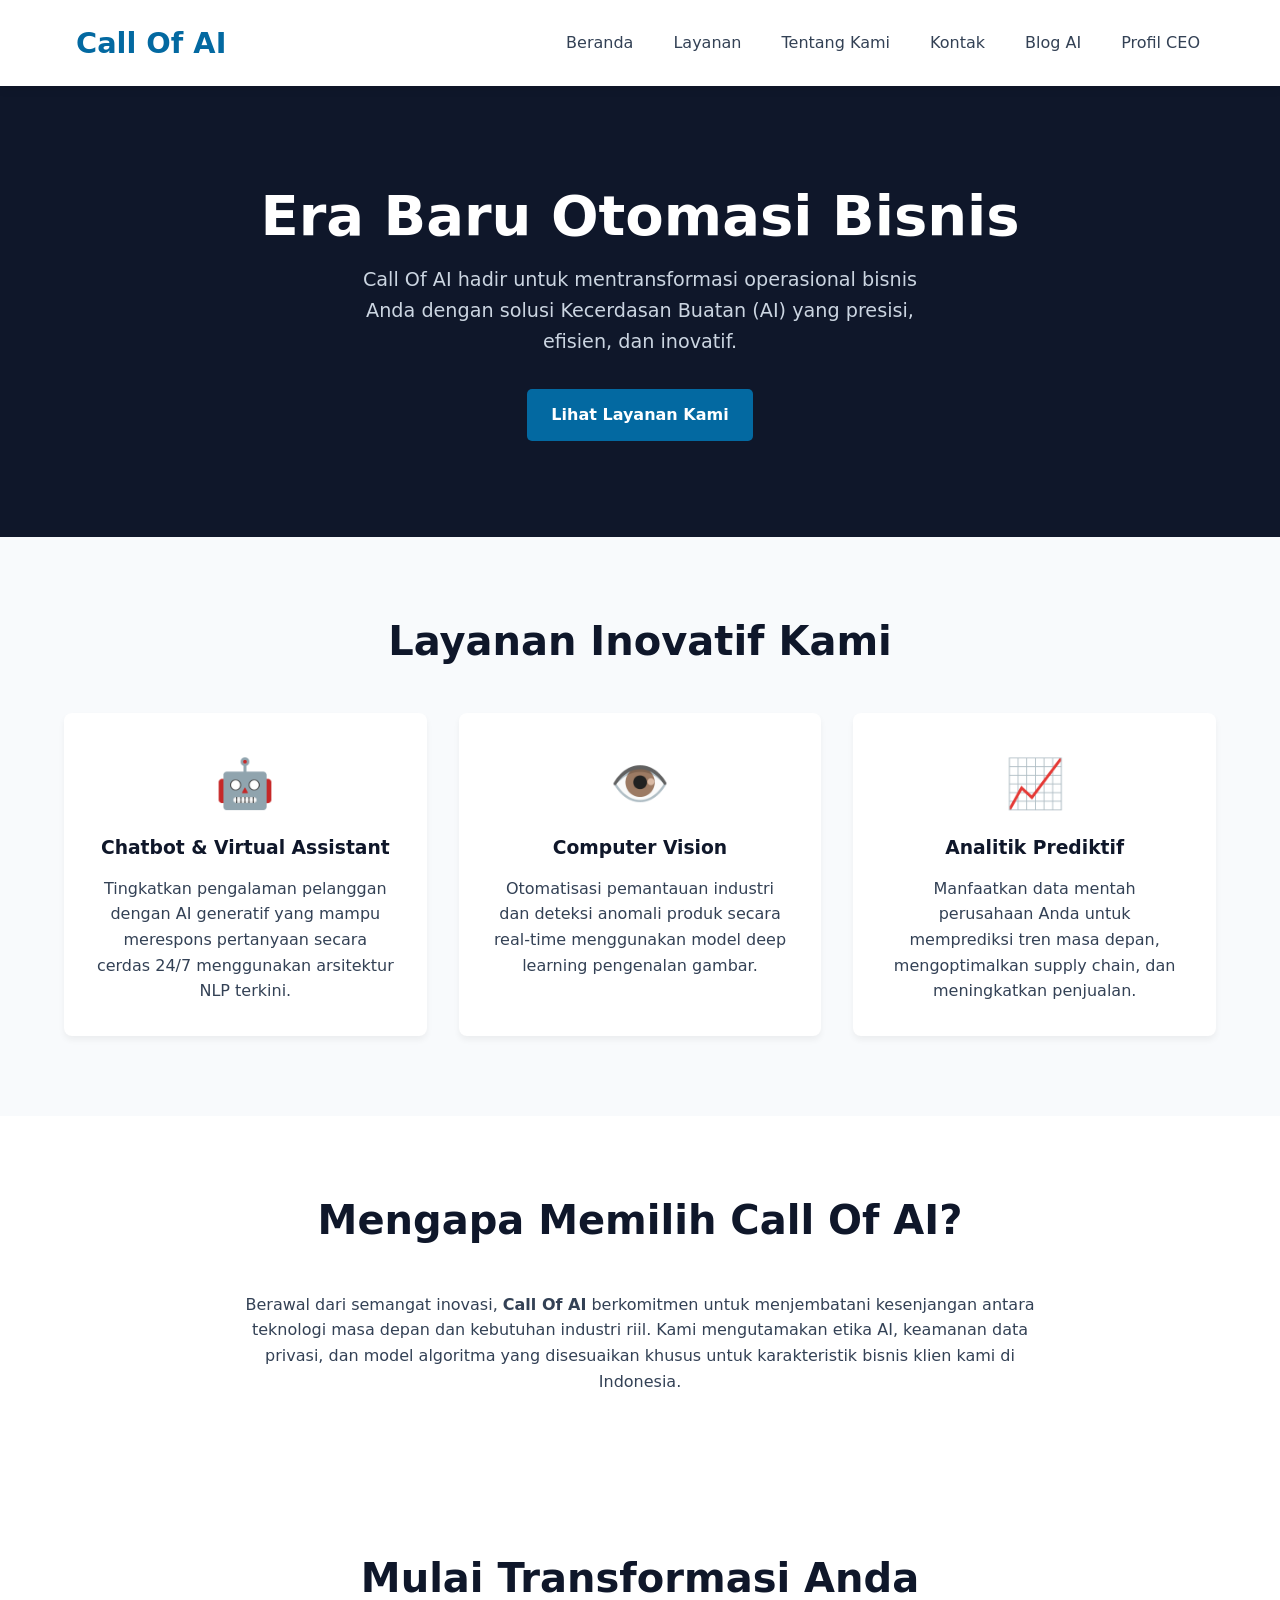
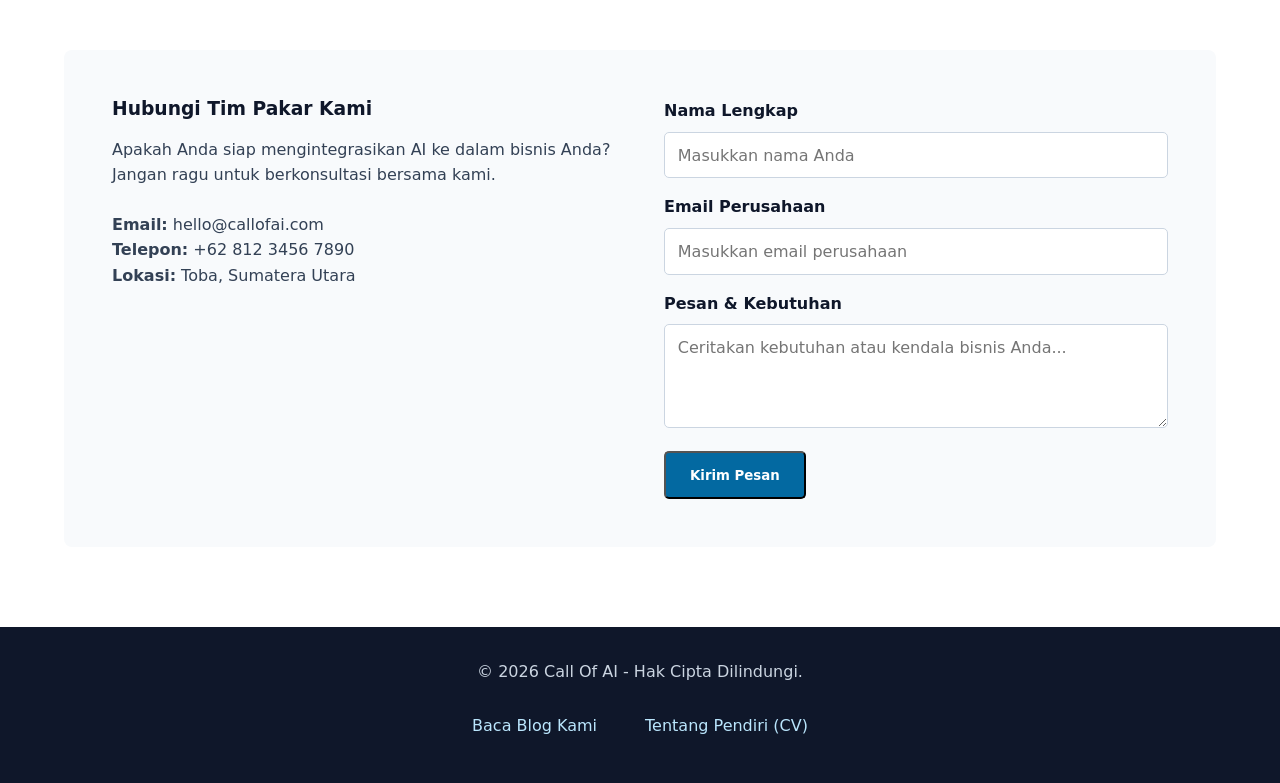
<file: index.html>
<!DOCTYPE html>
<html lang="id">
<head>
    <meta charset="UTF-8">
    <meta name="viewport" content="width=device-width, initial-scale=1.0">
    <meta name="description" content="Landing Page Call Of AI - Layanan Kecerdasan Buatan dan Otomasi Bisnis">
    <meta name="theme-color" content="#0369a1">
    <link rel="canonical" href="https://ifs24003-p2.netlify.app/">
    <link rel="icon" type="image/svg+xml" href="data:image/svg+xml,<svg xmlns='http://www.w3.org/2000/svg' viewBox='0 0 100 100'><text y='.9em' font-size='90'>🤖</text></svg>">
    <title>Call Of AI - Solusi Kecerdasan Buatan</title>
    <link rel="stylesheet" href="assets/css/style.css">
</head>
<body>
    <header>
        <div class="container">
            <nav>
                <a href="index.html" class="brand-logo">Call Of AI</a>
                <ul class="nav-links">
                    <li><a href="#hero">Beranda</a></li>
                    <li><a href="#layanan">Layanan</a></li>
                    <li><a href="#tentang">Tentang Kami</a></li>
                    <li><a href="#kontak">Kontak</a></li>
                    <li><a href="blog.html">Blog AI</a></li>
                    <li><a href="cv.html">Profil CEO</a></li>
                </ul>
            </nav>
        </div>
    </header>

    <main>
        <section id="hero">
            <div class="container">
                <h1>Era Baru Otomasi Bisnis</h1>
                <p>Call Of AI hadir untuk mentransformasi operasional bisnis Anda dengan solusi Kecerdasan Buatan (AI) yang presisi, efisien, dan inovatif.</p>
                <a href="#layanan" class="btn">Lihat Layanan Kami</a>
            </div>
        </section>

        <section id="layanan">
            <div class="container">
                <h2 class="section-title">Layanan Inovatif Kami</h2>
                <div class="grid-layanan">
                    <article class="card">
                        <div class="card-icon">🤖</div>
                        <h3>Chatbot & Virtual Assistant</h3>
                        <p>Tingkatkan pengalaman pelanggan dengan AI generatif yang mampu merespons pertanyaan secara cerdas 24/7 menggunakan arsitektur NLP terkini.</p>
                    </article>
                    <article class="card">
                        <div class="card-icon">👁️</div>
                        <h3>Computer Vision</h3>
                        <p>Otomatisasi pemantauan industri dan deteksi anomali produk secara real-time menggunakan model deep learning pengenalan gambar.</p>
                    </article>
                    <article class="card">
                        <div class="card-icon">📈</div>
                        <h3>Analitik Prediktif</h3>
                        <p>Manfaatkan data mentah perusahaan Anda untuk memprediksi tren masa depan, mengoptimalkan supply chain, dan meningkatkan penjualan.</p>
                    </article>
                </div>
            </div>
        </section>

        <section id="tentang">
            <div class="container">
                <h2 class="section-title">Mengapa Memilih Call Of AI?</h2>
                <p>Berawal dari semangat inovasi, <strong>Call Of AI</strong> berkomitmen untuk menjembatani kesenjangan antara teknologi masa depan dan kebutuhan industri riil. Kami mengutamakan etika AI, keamanan data privasi, dan model algoritma yang disesuaikan khusus untuk karakteristik bisnis klien kami di Indonesia.</p>
            </div>
        </section>

        <section id="kontak">
            <div class="container">
                <h2 class="section-title">Mulai Transformasi Anda</h2>
                <div class="kontak-wrapper">
                    <div class="kontak-info">
                        <h3>Hubungi Tim Pakar Kami</h3>
                        <!-- Perbaikan: Mengganti <br> dengan inline CSS margin-bottom -->
                        <p style="margin-bottom: 1.5rem;">Apakah Anda siap mengintegrasikan AI ke dalam bisnis Anda? Jangan ragu untuk berkonsultasi bersama kami.</p>
                        <p><strong>Email:</strong> hello@callofai.com</p>
                        <p><strong>Telepon:</strong> +62 812 3456 7890</p>
                        <p><strong>Lokasi:</strong> Toba, Sumatera Utara</p>
                    </div>
                    <div class="kontak-form">
                        <form action="#">
                            <div class="form-group">
                                <label for="namaLengkap">Nama Lengkap</label>
                                <input type="text" id="namaLengkap" name="namaLengkap" placeholder="Masukkan nama Anda" required>
                            </div>
                            <div class="form-group">
                                <label for="emailPerusahaan">Email Perusahaan</label>
                                <input type="email" id="emailPerusahaan" name="emailPerusahaan" placeholder="Masukkan email perusahaan" required>
                            </div>
                            <div class="form-group">
                                <label for="pesan">Pesan & Kebutuhan</label>
                                <textarea id="pesan" name="pesan" rows="4" placeholder="Ceritakan kebutuhan atau kendala bisnis Anda..." required></textarea>
                            </div>
                            <button type="submit" class="btn">Kirim Pesan</button>
                        </form>
                    </div>
                </div>
            </div>
        </section>
    </main>

    <footer>
        <div class="container">
            <p>&copy; 2026 Call Of AI - Hak Cipta Dilindungi.</p>
            <div class="footer-links">
                <a href="blog.html">Baca Blog Kami</a>
                <a href="cv.html">Tentang Pendiri (CV)</a>
            </div>
        </div>
    </footer>
</body>
</html>
</file>
<file: assets/css/style.css>
:root {
    --primary: #0369a1; 
    --secondary: #075985;
    --dark: #0f172a;
    --light: #f8fafc;
    --text: #334155;
    --white: #ffffff;
    /* Variabel transition untuk menjawab feedback hover praktik CSS */
    --transition-speed: 0.3s ease;
}

* { 
    margin: 0; 
    padding: 0; 
    box-sizing: border-box; 
    font-family: system-ui, -apple-system, sans-serif; 
}

body { 
    background-color: var(--light); 
    color: var(--text); 
    line-height: 1.6; 
}

h1, h2, h3 { color: var(--dark); margin-bottom: 1rem; line-height: 1.2; }
a { text-decoration: none; color: inherit; }
.container { width: 90%; max-width: 1200px; margin: 0 auto; }

/* Tombol dengan transition hover */
.btn {
    display: inline-flex; align-items: center; justify-content: center;
    min-height: 48px; padding: 0.8rem 1.5rem;
    background-color: var(--primary); color: var(--white);
    border-radius: 5px; font-weight: 600; cursor: pointer;
    transition: background-color var(--transition-speed), transform var(--transition-speed);
}
.btn:hover { 
    background-color: var(--secondary); 
    transform: translateY(-3px); 
}

.section-title { text-align: center; font-size: 2.5rem; margin-bottom: 3rem; }

/* Header & Navigasi */
header { background-color: var(--white); box-shadow: 0 2px 10px rgba(0,0,0,0.1); position: sticky; top: 0; z-index: 100; }
nav { display: flex; justify-content: space-between; align-items: center; padding: 0.5rem 0; }
.brand-logo { font-size: 1.8rem; font-weight: 700; color: var(--primary); padding: 12px; }
.nav-links { display: flex; gap: 0.5rem; list-style: none; flex-wrap: wrap; }
.nav-links a { font-weight: 500; padding: 12px 16px; min-height: 48px; display: flex; align-items: center; transition: color var(--transition-speed); }
.nav-links a:hover { color: var(--primary); }

/* Konten Utama */
#hero { background-color: var(--dark); color: var(--white); padding: 6rem 0; text-align: center; }
#hero h1 { color: var(--white); font-size: 3.5rem; }
#hero p { font-size: 1.2rem; color: #cbd5e1; max-width: 600px; margin: 0 auto 2rem auto; }

#layanan { padding: 5rem 0; }
.grid-layanan { display: grid; grid-template-columns: repeat(auto-fit, minmax(300px, 1fr)); gap: 2rem; }

/* Kartu dengan transition hover */
.card { 
    background-color: var(--white); padding: 2rem; border-radius: 8px; 
    box-shadow: 0 4px 6px rgba(0,0,0,0.05); text-align: center; 
    transition: transform var(--transition-speed), box-shadow var(--transition-speed); 
}
.card:hover { 
    transform: translateY(-8px); 
    box-shadow: 0 10px 15px rgba(0,0,0,0.1); 
}
.card-icon { font-size: 3rem; margin-bottom: 1rem; }

#tentang, #kontak { padding: 5rem 0; background-color: var(--white); }
#tentang p { max-width: 800px; margin: 0 auto; text-align: center; }

/* Kontak */
.kontak-wrapper { display: flex; flex-wrap: wrap; gap: 3rem; background-color: var(--light); padding: 3rem; border-radius: 8px; }
.kontak-info, .kontak-form { flex: 1; min-width: 300px; }
.form-group { margin-bottom: 1rem; }
.form-group label { display: block; margin-bottom: 0.5rem; font-weight: 600; color: var(--dark); }
.form-group input, .form-group textarea { width: 100%; padding: 0.8rem; border: 1px solid #cbd5e1; border-radius: 5px; font-size: 1rem; }

/* Footer */
footer { background-color: var(--dark); color: #cbd5e1; text-align: center; padding: 2rem 0; }
.footer-links { margin-top: 1rem; display: flex; justify-content: center; gap: 1.5rem; }
.footer-links a { color: #bae6fd; padding: 12px; min-height: 48px; font-weight: 500; transition: color var(--transition-speed); }
.footer-links a:hover { color: var(--white); text-decoration: underline; }

/* Responsive */
@media (max-width: 768px) {
    nav { flex-direction: column; }
    .nav-links { justify-content: center; }
    #hero h1 { font-size: 2.5rem; }
    .kontak-wrapper { flex-direction: column; }
}
</file>
